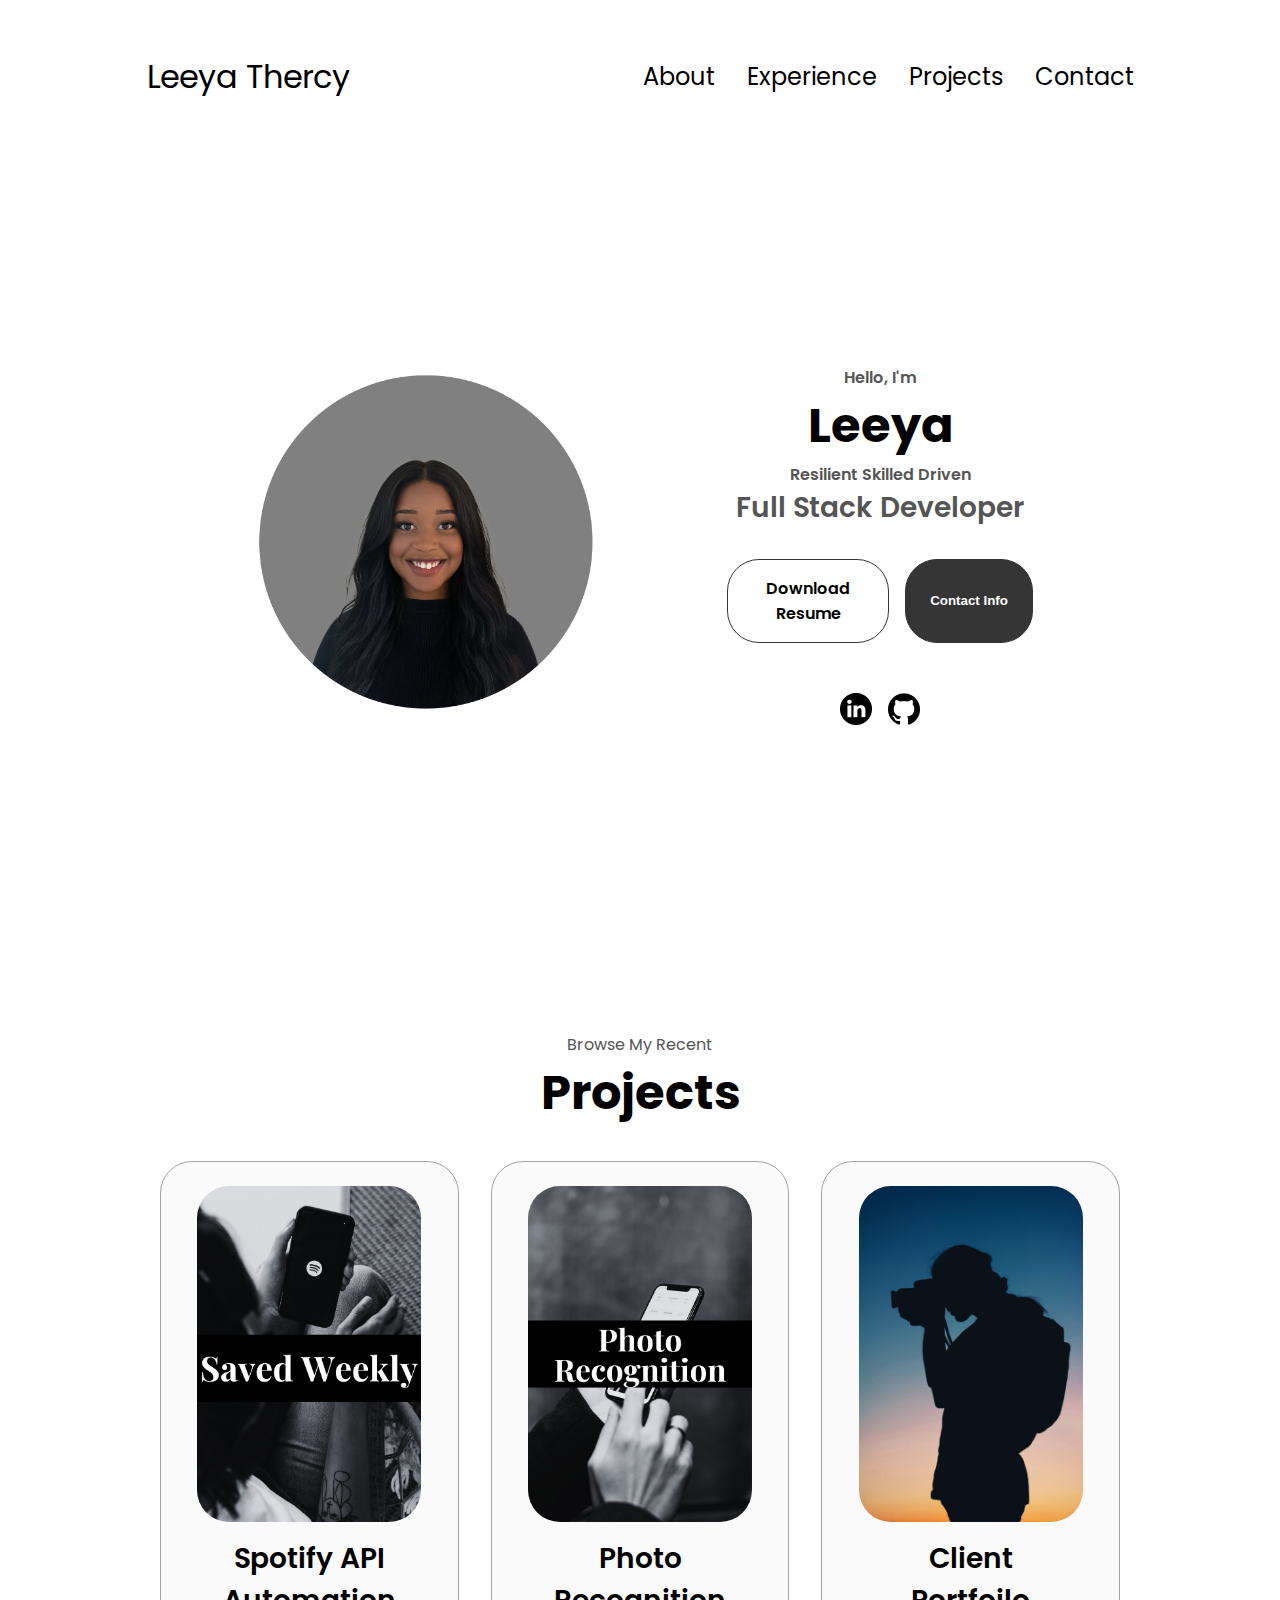
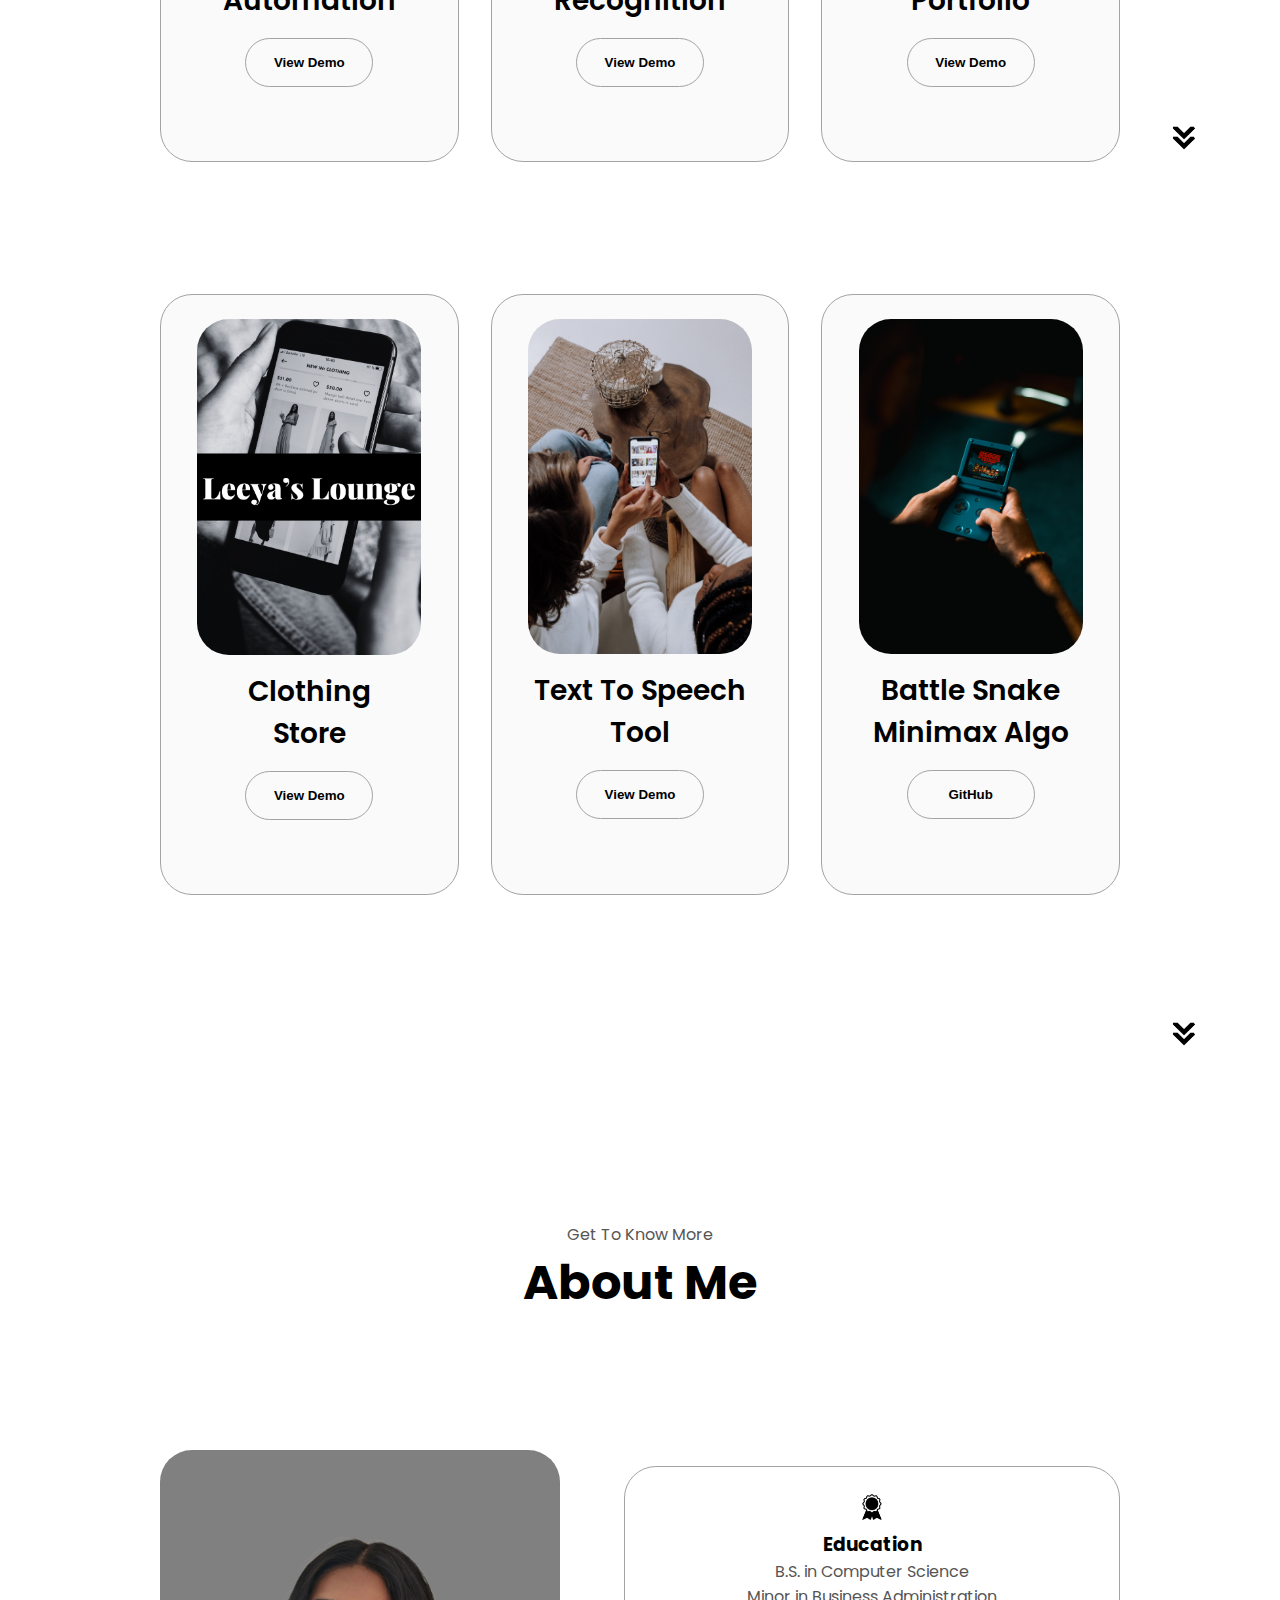
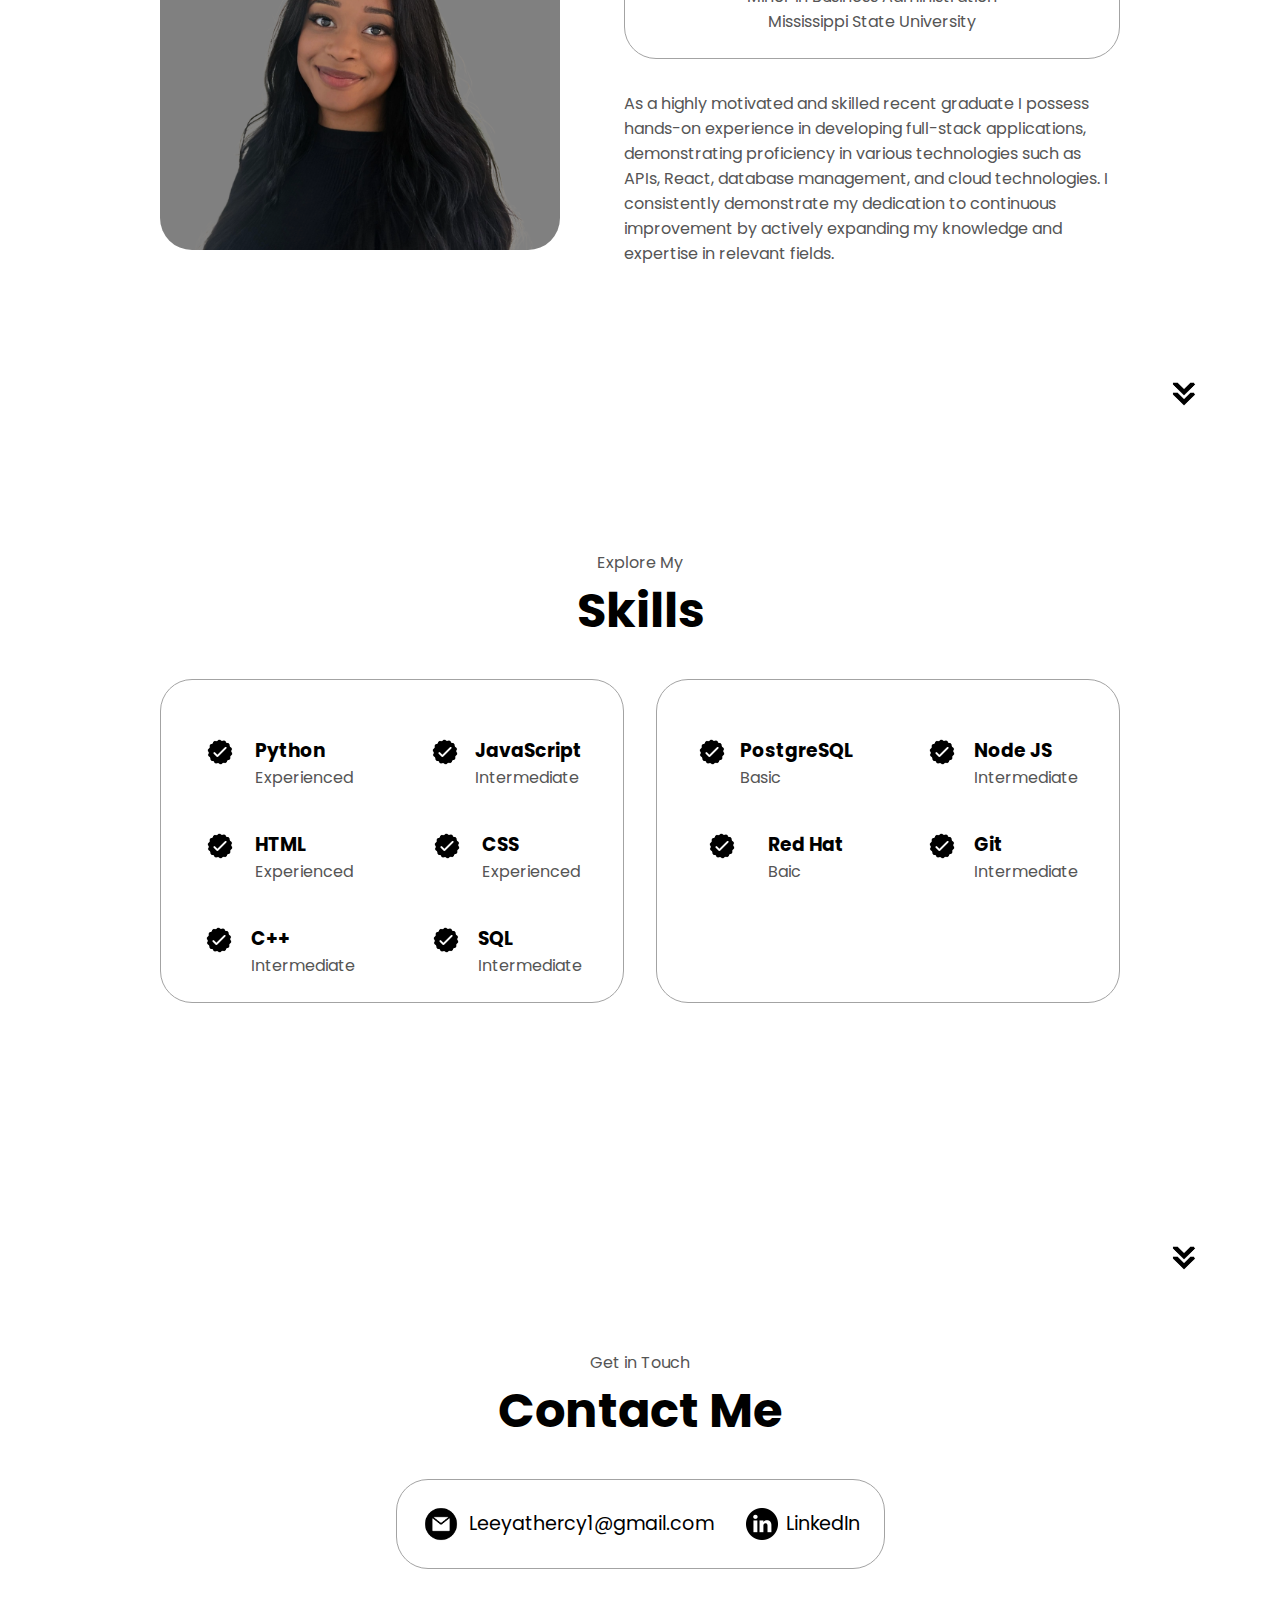
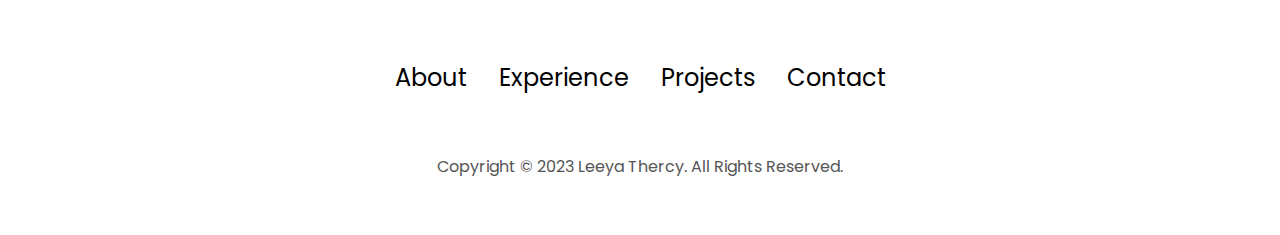
<file: index.html>
<!DOCTYPE html>
<html lang="en">
  <head>
    <meta charset="UTF-8" />
    <meta http-equiv="X-UA-Compatible" content="IE=edge" />
    <meta name="viewport" content="width=device-width, initial-scale=1.0" />
    <title>My Portfolio</title>
    <link rel="stylesheet" href="style.css" />
    <link rel="stylesheet" href="mediaqueries.css" />

    <link rel="icon" type="image/x-icon" href="assets/logo.png">
  </head>
  <body>
    <nav id="desktop-nav">
      <div class="logo"><a href="index.html">Leeya Thercy</a></div>
      <div>
        <ul class="nav-links">
          <li><a href="#about">About</a></li>
          <li><a href="#experience">Experience</a></li>
          <li><a href="#projects">Projects</a></li>
          <li><a href="#contact">Contact</a></li>
        </ul>
      </div>
    </nav>
    <nav id="hamburger-nav">
      <div class="logo">Leeya Thercy</div>
      <div class="hamburger-menu">
        <div class="hamburger-icon" onclick="toggleMenu()">
          <span></span>
          <span></span>
          <span></span>
        </div>
        <div class="menu-links">
          <li><a href="#about" onclick="toggleMenu()">About</a></li>
          <li><a href="#experience" onclick="toggleMenu()">Experience</a></li>
          <li><a href="#projects" onclick="toggleMenu()">Projects</a></li>
          <li><a href="#contact" onclick="toggleMenu()">Contact</a></li>
        </div>
      </div>
    </nav>
    <section id="profile">
      <div class="section__pic-container">
        <img id = "main-pic" src="./assets/p8.png"  />
      </div>
      <div class="section__text">
        <p class="section__text__p1">Hello, I'm</p>
        <h1 class="title">Leeya</h1>
        <p>Resilient   Skilled   Driven</p>
        <p class="section__text__p2">Full Stack Developer</p>
        <div class="btn-container">

          <a href="assets/Resume.pdf" download class="btn btn2">Download Resume</a>
          <button class="btn btn-color-1" onclick="location.href='./#contact'">
            Contact Info
          </button>
    
        </div>
        <div id="socials-container">
          <img
            src="./assets/linkedin.png"
            alt="My LinkedIn profile"
            class="icon"
            onclick="location.href='https://www.linkedin.com/in/leeyathercy/'"
          />
          <img
            src="./assets/github.png"
            alt="My Github profile"
            class="icon"
            onclick="location.href='https://github.com/leeyat1'"
          />
        </div>
      </div>
    </section>

    <section id="projects">
      <p class="section__text__p1">Browse My Recent</p>
      <h1 class="title">Projects</h1>
      <div class="experience-details-container">
        <div class="about-containers">
          <div class="details-container color-container">
            <div class="article-container">
              <img
                src="./assets/project-1.png"
                alt="Project 1"
                class="project-img"
              />
            </div>
            <h2 class="experience-sub-title project-title">Spotify API Automation</h2>
            <div class="btn-container">
              <button
                class="btn btn-color-2 project-btn"
                onclick="location.href='spotify.html'"
              >
                View Demo
              </button>
            </div>
          </div>

          <div class="details-container color-container">
            <div class="article-container">
              <img
                src="./assets/project-2.png"
                alt="Project 2"
                class="project-img"
              />
            </div>
            <h2 class="experience-sub-title project-title">Photo Recognition</h2>
            <div class="btn-container">
              <button
                class="btn btn-color-2 project-btn"
                onclick="location.href='photoRec.html'"
              >
                View Demo
              </button>
            </div>
          </div>


          <div class="details-container color-container">
            <div class="article-container">
              <img
                src="./assets/project-5.jpg"
                alt="Project 1"
                class="project-img"
              />
            </div>
            <h2 class="experience-sub-title project-title">Client <br> Portfoilo</h2>
            <div class="btn-container">
              <button
                class="btn btn-color-2 project-btn"
                onclick="location.href='CB.html'"
              >
                View Demo
              </button>
            </div>
          </div>
        

        </div>
      </div>
      </div>

      <img
        src="./assets/arrow.png"
        alt="Arrow icon"
        class="icon arrow"
        
      />
    </section>

    <section id="projects-2">
      <div class="experience-details-container">
        <div class="about-containers">


          <div class="details-container color-container">
            <div class="article-container">
              <img
                src="./assets/project-4.png"
                alt="Project 3"
                class="project-img"
              />
            </div>
            <h2 class="experience-sub-title project-title">Clothing <br> Store</h2>
            <div class="btn-container">
              <button
                class="btn btn-color-2 project-btn"
                onclick="location.href='store.html'"
              > View Demo
              </button>
            </div>
          </div>


          <div class="details-container color-container">
            <div class="article-container">
              <img
                src="./assets/project-6.jpg"
                alt="Project 1"
                class="project-img"
              />
            </div>
            <h2 class="experience-sub-title project-title">Text To Speech Tool</h2>
            <div class="btn-container">
              <button
                class="btn btn-color-2 project-btn"
                onclick="location.href='textTo.html'"
              >
                View Demo
              </button>
            </div>
          </div>

          <div class="details-container color-container">
            <div class="article-container">
              <img
                src="./assets/project-7.jpg"
                alt="Project 1"
                class="project-img"
              />
            </div>
            <h2 class="experience-sub-title project-title">Battle Snake <br> Minimax Algo</h2>
            <div class="btn-container">
              <button
                class="btn btn-color-2 project-btn"
                onclick="location.href='https://github.com/leeyat1/Battle-Snake----Minimax'"
              >
                GitHub
              </button>
            </div>
          </div>

        </div>
      </div>
      </div>

      <img
        src="./assets/arrow.png"
        alt="Arrow icon"
        class="icon arrow"
       
      />
    </section>


    <section id="about">
      <p class="section__text__p1">Get To Know More</p>
      <h1 class="title">About Me</h1>
      <div class="section-container">
        <div class="section__pic-container">
          <img
            src="./assets/p12.png"
            alt="Profile picture"
            class="about-pic"
          />
          
        </div>
        <div class="about-details-container">
          <div class="about-containers">
            <div class="details-container">
              <img
                src="./assets/experience.png"
                alt="Experience icon"
                class="icon"
              />

              <h3>Education</h3>
              <p>B.S. in Computer Science <br />Minor in Business Administration
              <br> Mississippi State University</p>
            </div>
          </div>
          <div class="text-container">
          <p>
            As a highly motivated and skilled recent graduate
            I possess hands-on experience in developing full-stack applications, 
             demonstrating proficiency in various technologies such as APIs, React, 
             database management, and cloud technologies. 
             I consistently demonstrate my dedication to continuous improvement 
             by actively expanding my knowledge and expertise in relevant fields.
          </p>



          </div>
        </div>
      </div>
      <img
        src="./assets/arrow.png"
        alt="Arrow icon"
        class="icon arrow"
        onclick="location.href='./#experience'"
      />
    </section>



    

  


    <section id="experience">
      <p class="section__text__p1">Explore My</p>
      <h1 class="title">Skills</h1>
      <div class="experience-details-container">
        <div class="about-containers">
          <div class="details-container">
            <h2 class="experience-sub-title"></h2>
            <div class="article-container">
              <article>
                <img
                  src="./assets/checkmark.png"
                  alt="Experience icon"
                  class="icon"
                />
                <div>
                  <h3>Python</h3>
                  <p>Experienced</p>
                </div>
              </article>
              <article>
                <img
                  src="./assets/checkmark.png"
                  alt="Experience icon"
                  class="icon"
                />
                <div>
                  <h3>JavaScript</h3>
                  <p>Intermediate</p>
                </div>
              </article>
              <article>
                <img
                  src="./assets/checkmark.png"
                  alt="Experience icon"
                  class="icon"
                />
                <div>
                  <h3>HTML</h3>
                  <p>Experienced</p>
                </div>
              </article>
              <article>
                <img
                  src="./assets/checkmark.png"
                  alt="Experience icon"
                  class="icon"
                />
                <div>
                  <h3>CSS</h3>
                  <p>Experienced</p>
                </div>
              </article>
              <article>
                <img
                  src="./assets/checkmark.png"
                  alt="Experience icon"
                  class="icon"
                />
                <div>
                  <h3>C++</h3>
                  <p>Intermediate</p>
                </div>
              </article>
              <article>
                <img
                  src="./assets/checkmark.png"
                  alt="Experience icon"
                  class="icon"
                />
                <div>
                  <h3>SQL</h3>
                  <p>Intermediate</p>
                </div>
              </article>
            </div>
          </div>
          <div class="details-container">
            <h2 class="experience-sub-title"></h2>
            <div class="article-container">
              <article>
                <img
                  src="./assets/checkmark.png"
                  alt="Experience icon"
                  class="icon"
                />
                <div>
                  <h3>PostgreSQL</h3>
                  <p>Basic</p>
                </div>
              </article>
              <article>
                <img
                  src="./assets/checkmark.png"
                  alt="Experience icon"
                  class="icon"
                />
                <div>
                  <h3>Node JS</h3>
                  <p>Intermediate</p>
                </div>
              </article>
              <article>
                <img
                  src="./assets/checkmark.png"
                  alt="Experience icon"
                  class="icon"
                />
                <div>
                  <h3>Red Hat</h3>
                  <p>Baic</p>
                </div>
              </article>
              <article>
                <img
                  src="./assets/checkmark.png"
                  alt="Experience icon"
                  class="icon"
                />
                <div>
                  <h3>Git</h3>
                  <p>Intermediate</p>
                </div>
              </article>
            </div>
          </div>
        </div>
      </div>
      <img
        src="./assets/arrow.png"
        alt="Arrow icon"
        class="icon arrow"
        
      />
    </section>
  
    <section id="contact">
      <p class="section__text__p1">Get in Touch</p>
      <h1 class="title">Contact Me</h1>
      <div class="contact-info-upper-container">
        <div class="contact-info-container">
          <img
            src="./assets/email.png"
            alt="Email icon"
            class="icon contact-icon email-icon"
          />
          <p><a href="mailto:examplemail@gmail.com">Leeyathercy1@gmail.com</a></p>
        </div>
        <div class="contact-info-container">
          <img
            src="./assets/linkedin.png"
            alt="LinkedIn icon"
            class="icon contact-icon"
          />
          <p><a href="https://www.linkedin.com/in/leeyathercy/">LinkedIn</a></p>
        </div>
      </div>
    </section>
    <footer>
      <nav>
        <div class="nav-links-container">
          <ul class="nav-links">
            <li><a href="#about">About</a></li>
            <li><a href="#experience">Experience</a></li>
            <li><a href="#projects">Projects</a></li>
            <li><a href="#contact">Contact</a></li>
          </ul>
        </div>
      </nav>
      <p>Copyright &#169; 2023 Leeya Thercy. All Rights Reserved.</p>
    </footer>
    <script src="script.js"></script>
  </body>
</html>
</file>
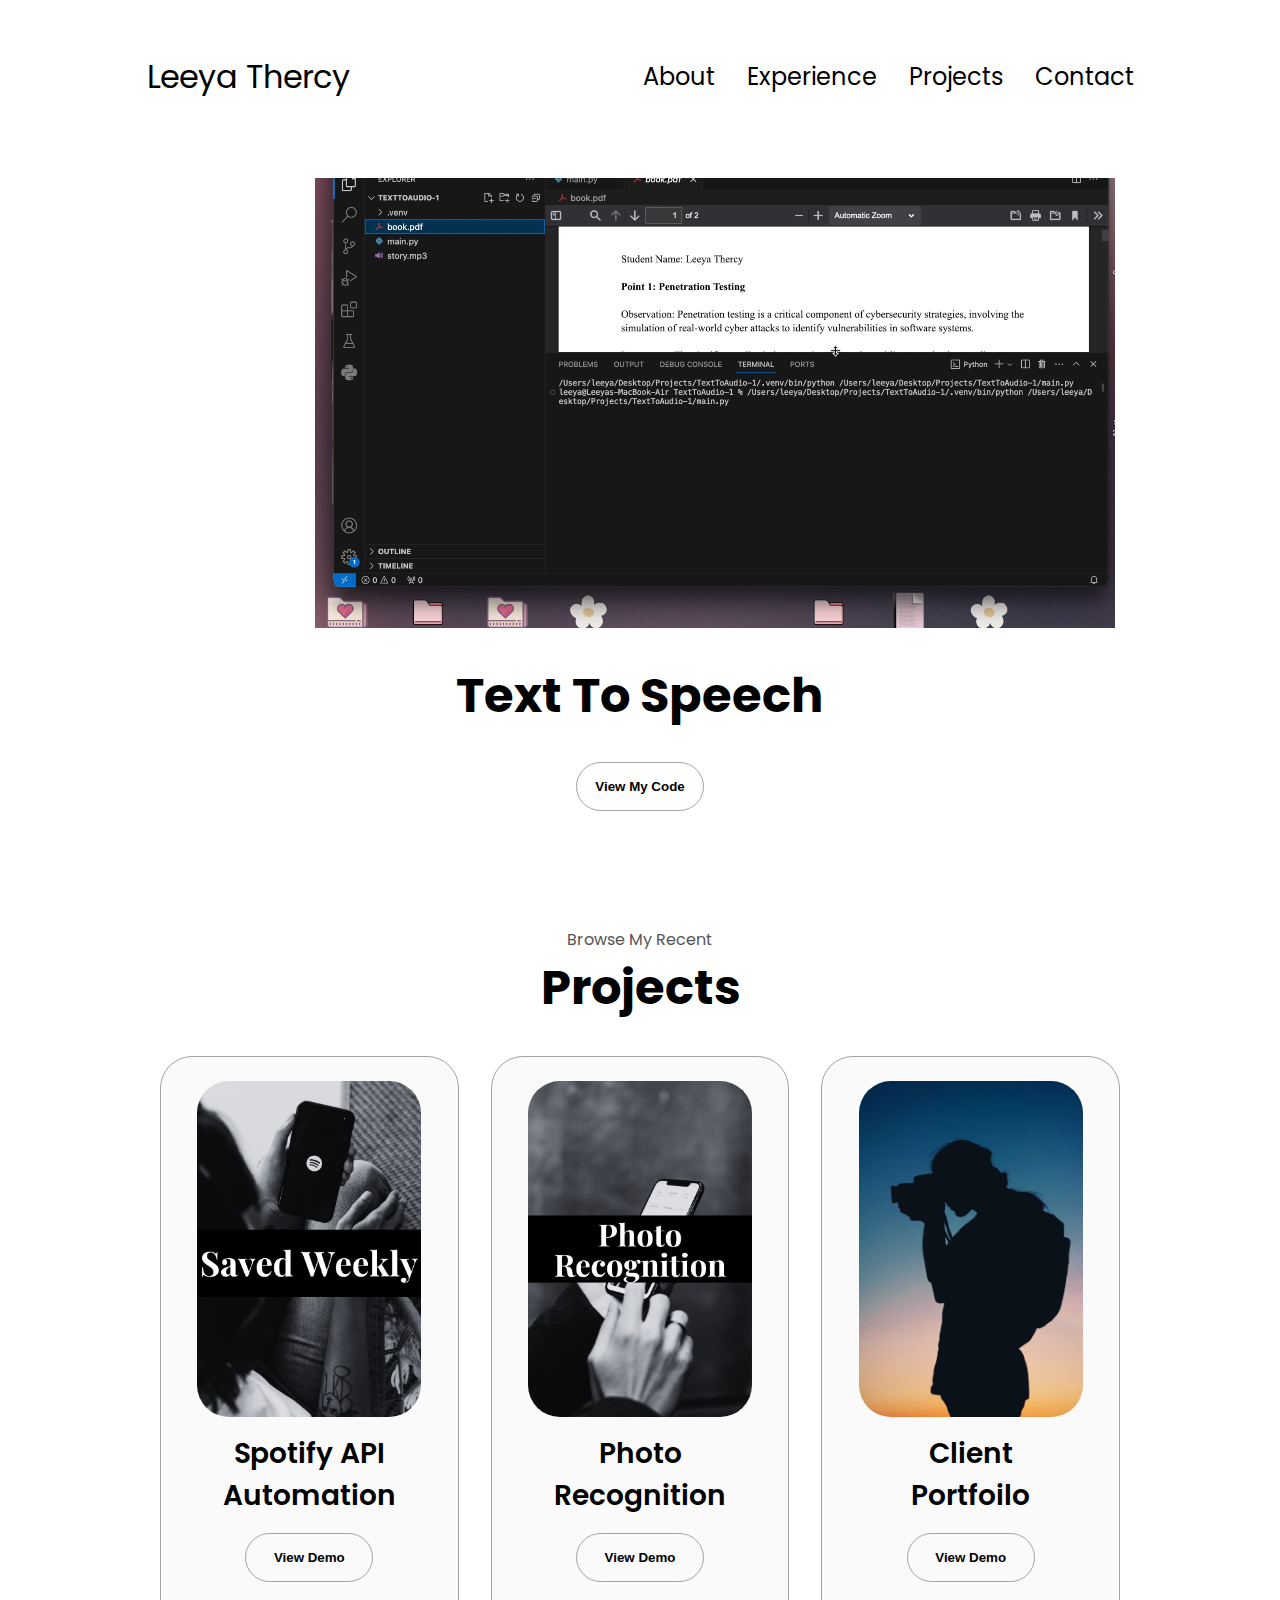
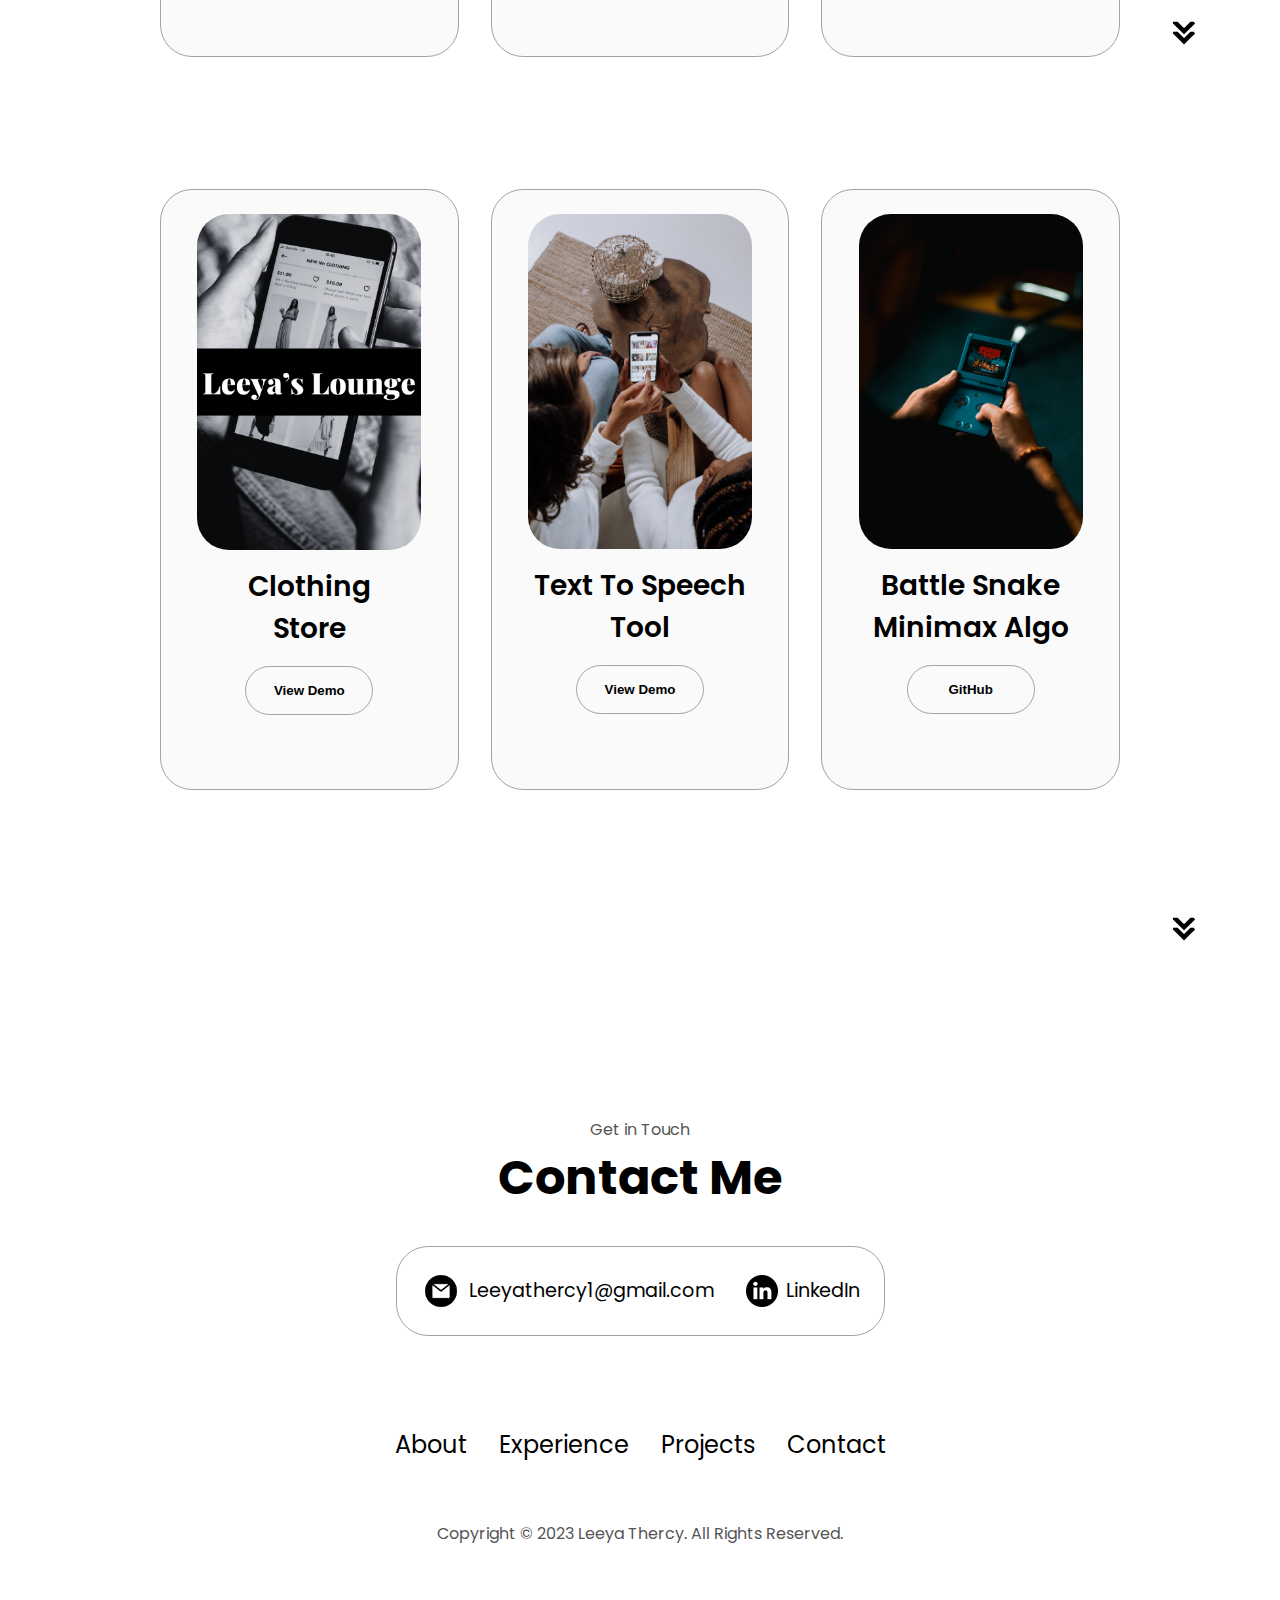
<file: textTo.html>
<!DOCTYPE html>
<html lang="en">
  <head>
    <meta charset="UTF-8" />
    <meta http-equiv="X-UA-Compatible" content="IE=edge" />
    <meta name="viewport" content="width=device-width, initial-scale=1.0" />
    <title>My Portfolio</title>
    <link rel="stylesheet" href="style.css" />
    <link rel="stylesheet" href="mediaqueries.css" />

    <link rel="icon" type="image/x-icon" href="assets/logo.png">
  </head>
  <body>
    <nav id="desktop-nav">
      <div class="logo"><a href="index.html">Leeya Thercy</a></div>
      <div>
        <ul class="nav-links">
          <li><a href="index.html">About</a></li>
          <li><a href="index.html">Experience</a></li>
          <li><a href="index.html">Projects</a></li>
          <li><a href="#contact">Contact</a></li>
        </ul>
      </div>
    </nav>
    <nav id="hamburger-nav">
      <div class="logo">Leeya Thercy</div>
      <div class="hamburger-menu">
        <div class="hamburger-icon" onclick="toggleMenu()">
          <span></span>
          <span></span>
          <span></span>
        </div>
        <div class="menu-links">
          <li><a href="#about" onclick="toggleMenu()">About</a></li>
          <li><a href="#experience" onclick="toggleMenu()">Experience</a></li>
          <li><a href="#projects" onclick="toggleMenu()">Projects</a></li>
          <li><a href="#contact" onclick="toggleMenu()">Contact</a></li>
        </div>
      </div>
    </nav>
    <div>

    </div>

        <div id="vidDemos"> 
            <video id="video" autoplay muted loop>
              <source src="vidDemos/TTSpeech-Demo.mp4" type="video/mp4">
              <source src="movie.ogg" type="video/ogg">
            Your browser does not support the video tag.
            </video>
      </div>

    <div id="about-project">
        <h1 class="title">Text To Speech</h1>
        <p id="project-description"> 
           
        </p>
    
    <div class="btn-container">
        <button
          class="btn btn-color-2 project-btn"
          onclick="location.href='https://github.com/leeyat1/TextToAudio'"
        >
          View My Code
        </button>
      </div>
    </div>
      


    <section id="projects">
        <p class="section__text__p1">Browse My Recent</p>
        <h1 class="title">Projects</h1>
        <div class="experience-details-container">
          <div class="about-containers">
            <div class="details-container color-container">
              <div class="article-container">
                <img
                  src="./assets/project-1.png"
                  alt="Project 1"
                  class="project-img"
                />
              </div>
              <h2 class="experience-sub-title project-title">Spotify API Automation</h2>
              <div class="btn-container">
                <button
                  class="btn btn-color-2 project-btn"
                  onclick="location.href='spotify.html'"
                >
                  View Demo
                </button>
              </div>
            </div>
  
            <div class="details-container color-container">
              <div class="article-container">
                <img
                  src="./assets/project-2.png"
                  alt="Project 2"
                  class="project-img"
                />
              </div>
              <h2 class="experience-sub-title project-title">Photo Recognition</h2>
              <div class="btn-container">
                <button
                  class="btn btn-color-2 project-btn"
                  onclick="location.href='photoRec.html'"
                >
                  View Demo
                </button>
              </div>
            </div>
  
  
            <div class="details-container color-container">
              <div class="article-container">
                <img
                  src="./assets/project-5.jpg"
                  alt="Project 1"
                  class="project-img"
                />
              </div>
              <h2 class="experience-sub-title project-title">Client <br> Portfoilo</h2>
              <div class="btn-container">
                <button
                  class="btn btn-color-2 project-btn"
                  onclick="location.href='CB.html'"
                >
                  View Demo
                </button>
              </div>
            </div>
          
  
          </div>
        </div>
        </div>
  
        <img
          src="./assets/arrow.png"
          alt="Arrow icon"
          class="icon arrow"
          
        />
      </section>
  
      <section id="projects-2">
        <div class="experience-details-container">
          <div class="about-containers">
  
  
            <div class="details-container color-container">
              <div class="article-container">
                <img
                  src="./assets/project-4.png"
                  alt="Project 3"
                  class="project-img"
                />
              </div>
              <h2 class="experience-sub-title project-title">Clothing <br> Store</h2>
              <div class="btn-container">
                <button
                  class="btn btn-color-2 project-btn"
                  onclick="location.href='store.html'"
                > View Demo
                </button>
              </div>
            </div>
  
  
            <div class="details-container color-container">
              <div class="article-container">
                <img
                  src="./assets/project-6.jpg"
                  alt="Project 1"
                  class="project-img"
                />
              </div>
              <h2 class="experience-sub-title project-title">Text To Speech Tool</h2>
              <div class="btn-container">
                <button
                  class="btn btn-color-2 project-btn"
                  onclick="location.href='textTo.html'"
                >
                  View Demo
                </button>
              </div>
            </div>
  
            <div class="details-container color-container">
              <div class="article-container">
                <img
                  src="./assets/project-7.jpg"
                  alt="Project 1"
                  class="project-img"
                />
              </div>
              <h2 class="experience-sub-title project-title">Battle Snake <br> Minimax Algo</h2>
              <div class="btn-container">
                <button
                  class="btn btn-color-2 project-btn"
                  onclick="location.href='https://github.com/leeyat1/Battle-Snake----Minimax'"
                >
                  GitHub
                </button>
              </div>
            </div>
  
          </div>
        </div>
        </div>
  
        <img
          src="./assets/arrow.png"
          alt="Arrow icon"
          class="icon arrow"
         
        />
      </section>
  

    
  
    <section id="contact">
      <p class="section__text__p1">Get in Touch</p>
      <h1 class="title">Contact Me</h1>
      <div class="contact-info-upper-container">
        <div class="contact-info-container">
          <img
            src="./assets/email.png"
            alt="Email icon"
            class="icon contact-icon email-icon"
          />
          <p><a href="mailto:examplemail@gmail.com">Leeyathercy1@gmail.com</a></p>
        </div>
        <div class="contact-info-container">
          <img
            src="./assets/linkedin.png"
            alt="LinkedIn icon"
            class="icon contact-icon"
          />
          <p><a href="https://www.linkedin.com/in/leeyathercy/">LinkedIn</a></p>
        </div>
      </div>
    </section>
    <footer>
      <nav>
        <div class="nav-links-container">
          <ul class="nav-links">
            <li><a href="#about">About</a></li>
            <li><a href="#experience">Experience</a></li>
            <li><a href="#projects">Projects</a></li>
            <li><a href="#contact">Contact</a></li>
          </ul>
        </div>
      </nav>
      <p>Copyright &#169; 2023 Leeya Thercy. All Rights Reserved.</p>
    </footer>
    <script src="script.js"></script>
  </body>
</html>
</file>
<file: style.css>
/* GENERAL */

@import url("https://fonts.googleapis.com/css2?family=Poppins:wght@300;400;500;600&display=swap");

* {
  margin: 0;
  padding: 0;
}

body {
  font-family: "Poppins", sans-serif;
}

html {
  scroll-behavior: smooth;
}

p {
  color: rgb(85, 85, 85);
}

/* TRANSITION */

a,
.btn {
  transition: all 300ms ease;
}

/* DESKTOP NAV */

nav,
.nav-links {
  display: flex;
}

nav {
  justify-content: space-around;
  align-items: center;
  height: 17vh;
}

.nav-links {
  gap: 2rem;
  list-style: none;
  font-size: 1.5rem;
}

a {
  color: black;
  text-decoration: none;
  text-decoration-color: white;
}

a:hover {
  color: grey;
  text-decoration: underline;
  text-underline-offset: 1rem;
  text-decoration-color: rgb(181, 181, 181);
}

.logo a{
  font-size: 2rem; 
  text-decoration: none;
  
}

.logo:hover {
  cursor: default;
  text-decoration: none;

}




/* HAMBURGER MENU */

#hamburger-nav {
  display: none;
}

.hamburger-menu {
  position: relative;
  display: inline-block;
}

.hamburger-icon {
  display: flex;
  flex-direction: column;
  justify-content: space-between;
  height: 24px;
  width: 30px;
  cursor: pointer;
}

.hamburger-icon span {
  width: 100%;
  height: 2px;
  background-color: black;
  transition: all 0.3 ease-in-out;
}

.menu-links {
  position: absolute;
  top: 100%;
  right: 0;
  background-color: white;
  width: fit-content;
  max-height: 0;
  overflow: hidden;
  transition: all 0.3 ease-in-out;
}

.menu-links a {
  display: block;
  padding: 10px;
  text-align: center;
  font-size: 1.5rem;
  color: black;
  text-decoration: none;
  transition: all 0.3 ease-in-out;
}

.menu-links li {
  list-style: none;
}

.menu-links.open {
  max-height: 300px;
}

.hamburger-icon.open span:first-child {
  transform: rotate(45deg) translate(10px, 5px);
}

.hamburger-icon.open span:nth-child(2) {
  opacity: 0;
}

.hamburger-icon.open span:last-child {
  transform: rotate(-45deg) translate(10px, -5px);
}

.hamburger-icon span:first-child {
  transform: none;
}

.hamburger-icon span:first-child {
  opacity: 1;
}

.hamburger-icon span:first-child {
  transform: none;
}

/* Video Demos */

#video{
  height: 500px;
  width: 800px;
  margin-left: 315px;
}

#about-project{
  padding-bottom: 30px;
}

#project-description{
  display: flex;
  text-align:center;
  box-sizing: border-box;
  padding-left: 100px;
  padding-right: 100px;
  padding-bottom: 30px ;
  
}


/* SECTIONS */

section {
  padding-top: 4vh;
  height: 96vh;
  margin: 0 10rem;
  box-sizing: border-box;
  min-height: fit-content;
}

.section-container {
  display: flex;
}

/* PROFILE SECTION */

#profile {
  display: flex;
  justify-content: center;
  gap: 5rem;
  height: 80vh;
}

.section__pic-container {
  display: flex;
  height: 400px;
  width: 400px;
  margin: auto 0;
}

.section__text {
  align-self: center;
  text-align: center;
}

.section__text p {
  font-weight: 600;
}

.section__text__p1 {
  text-align: center;
}

.section__text__p2 {
  font-size: 1.75rem;
  margin-bottom: 30px;
}

.title {
  font-size: 3rem;
  text-align: center;
}

#socials-container {
  display: flex;
  justify-content: center;
  margin-top: 1rem;
  gap: 1rem;
}

/* ICONS */

.icon {
  cursor: pointer;
  height: 2rem;
}

/* BUTTONS */

.btn-container {
  display: flex;
  justify-content: center;
  gap: 1rem;
  margin-bottom: 50px;
}

.btn {
  font-weight: 600;
  transition: all 300ms ease;
  padding: 1rem;
  width: 8rem;
  border-radius: 2rem;
}

.btn-color-1,
.btn-color-2 {
  border: rgb(53, 53, 53) 0.1rem solid;
}

.btn-color-1:hover,
.btn-color-2:hover {
  cursor: pointer;
}

.btn-color-1,
.btn-color-2:hover {
  background: rgb(53, 53, 53);
  color: white;
}

.btn-color-1:hover {
  background: rgb(0, 0, 0);
}

.btn-color-2 {
  background: none;
}

.btn-color-2:hover {
  border: rgb(255, 255, 255) 0.1rem solid;
}

.btn-container {
  gap: 1rem;
}

/* ABOUT SECTION */

#about {
  position: relative;
}

.about-containers {
  gap: 2rem;
  margin-bottom: 2rem;
  margin-top: 2rem;
}

.about-details-container {
  justify-content: center;
  flex-direction: column;
  
}

.about-containers,
.about-details-container {
  display: flex;

}

.about-pic {
  border-radius: 2rem;
}

.arrow {
  position: absolute;
  right: -5rem;
  bottom: 2.5rem;
}

.details-container {
  padding: 1.5rem;
  flex: 1;
  background: white;
  border-radius: 2rem;
  border: rgb(53, 53, 53) 0.1rem solid;
  border-color: rgb(163, 163, 163);
  text-align: center;
}

.section-container {
  gap: 4rem;
  height: 80%;
}

.section__pic-container {
  height: 400px;
  width: 400px;
  margin: auto 0;
}

/* EXPERIENCE SECTION */

#experience {
  padding-top: 100px;
  position: relative;
}

.experience-sub-title {
  color: rgb(85, 85, 85);
  font-weight: 600;
  font-size: 1.75rem;
  margin-bottom: 2rem;
}

.experience-details-container {
  display: flex;
  justify-content: center;
  flex-direction: column;
}

.article-container {
  display: flex;
  text-align: initial;
  flex-wrap: wrap;
  flex-direction: row;
  gap: 2.5rem;
  justify-content: space-around;
}

article {
  display: flex;
  width: 10rem;
  justify-content: space-around;
  gap: 0.5rem;
}

article .icon {
  cursor: default;
}

/* PROJECTS SECTION */

#projects {
  position: relative;
  margin-bottom: 2rem;
}

#projects-2 {
  position: relative;
  margin-bottom: 6rem;
  
}

.color-container {
  border-color: rgb(163, 163, 163);
  background: rgb(250, 250, 250);
}

.project-img {
  border-radius: 2rem;
  width: 90%;
  height: 90%;
}

.project-title {
  margin: 1rem;
  color: black;
}

.project-btn {
  color: black;
  border-color: rgb(163, 163, 163);
}

/* CONTACT */

#contact {
  display: flex;
  justify-content: center;
  flex-direction: column;
  height: 70vh;
}

.contact-info-upper-container {
  display: flex;
  justify-content: center;
  border-radius: 2rem;
  border: rgb(53, 53, 53) 0.1rem solid;
  border-color: rgb(163, 163, 163);
  background: (250, 250, 250);
  margin: 2rem auto;
  padding: 0.5rem;
}

.contact-info-container {
  display: flex;
  align-items: center;
  justify-content: center;
  gap: 0.5rem;
  margin: 1rem;
}

.contact-info-container p {
  font-size: larger;
}

.contact-icon {
  cursor: default;
}

#main-pic{
  display: flex;
  justify-content: center;
  
}

.email-icon {
  height: 2.5rem;
}

/* FOOTER SECTION */

footer {
  height: 26vh;
  margin: 0 1rem;
}

footer p {
  text-align: center;
}

.btn.btn2{
	display: inline-block;
	background: white;
	cursor: pointer;
  display: flex;
  justify-content: center;
  gap: 1rem;
  font-weight: 600;
  transition: all 300ms ease;
  padding: 1rem;
  width: 8rem;
  border-radius: 2rem;
  border: rgb(53, 53, 53) 0.1rem solid;
  text-decoration: none;
  font-weight: 600;
  transition: all 300ms ease;
  padding: 1rem;
  width: 8rem;
  border-radius: 2rem;
}

.btn.btn2:hover{
  cursor: pointer;
}

.btn.btn2:hover {
  background: rgb(53, 53, 53);
  color: white;
}

.btn.btn2:hover {
  background: rgb(0, 0, 0);
}

#leeya{
  border-radius: 2rem;
  
}
</file>
<file: mediaqueries.css>
@media screen and (max-width: 1400px) {
  #profile {
    height: 83vh;
    margin-bottom: 6rem;
  }
  .about-containers {
    flex-wrap: wrap;
  }
  #contact,
  #projects {
    height: fit-content;
  }
}

@media screen and (max-width: 1200px) {
  #desktop-nav {
    display: none;
  }
  #hamburger-nav {
    display: flex;
  }
  #experience,
  .experience-details-container {
    margin-top: 2rem;
  }
  #profile,
  .section-container {
    display: block;
  }
  .arrow {
    display: none;
  }
  section,
  .section-container {
    height: fit-content;
  }
  section {
    margin: 0 5%;
  }
  .section__pic-container {
    width: 275px;
    height: 275px;
    margin: 0 auto 2rem;
  }
  .about-containers {
    margin-top: 0;
  }
}

@media screen and (max-width: 600px) {
  #contact,
  footer {
    height: 40vh;
  }
  #profile {
    height: 83vh;
    margin-bottom: 0;
  }
  article {
    font-size: 1rem;
  }
  footer nav {
    height: fit-content;
    margin-bottom: 2rem;
  }
  .about-containers,
  .contact-info-upper-container,
  .btn-container {
    flex-wrap: wrap;
  }
  .contact-info-container {
    margin: 0;
  }
  .contact-info-container p,
  .nav-links li a {
    font-size: 1rem;
  }
  .experience-sub-title {
    font-size: 1.25rem;
  }
  .logo {
    font-size: 1.5rem;
  }
  .nav-links {
    flex-direction: column;
    gap: 0.5rem;
    text-align: center;
  }
  .section__pic-container {
    width: auto;
    height: 46vw;
    justify-content: center;
  }
  .section__text__p2 {
    font-size: 1.25rem;
  }
  .title {
    font-size: 2rem;
  }
  .text-container {
    text-align: justify;
  }
}
</file>
